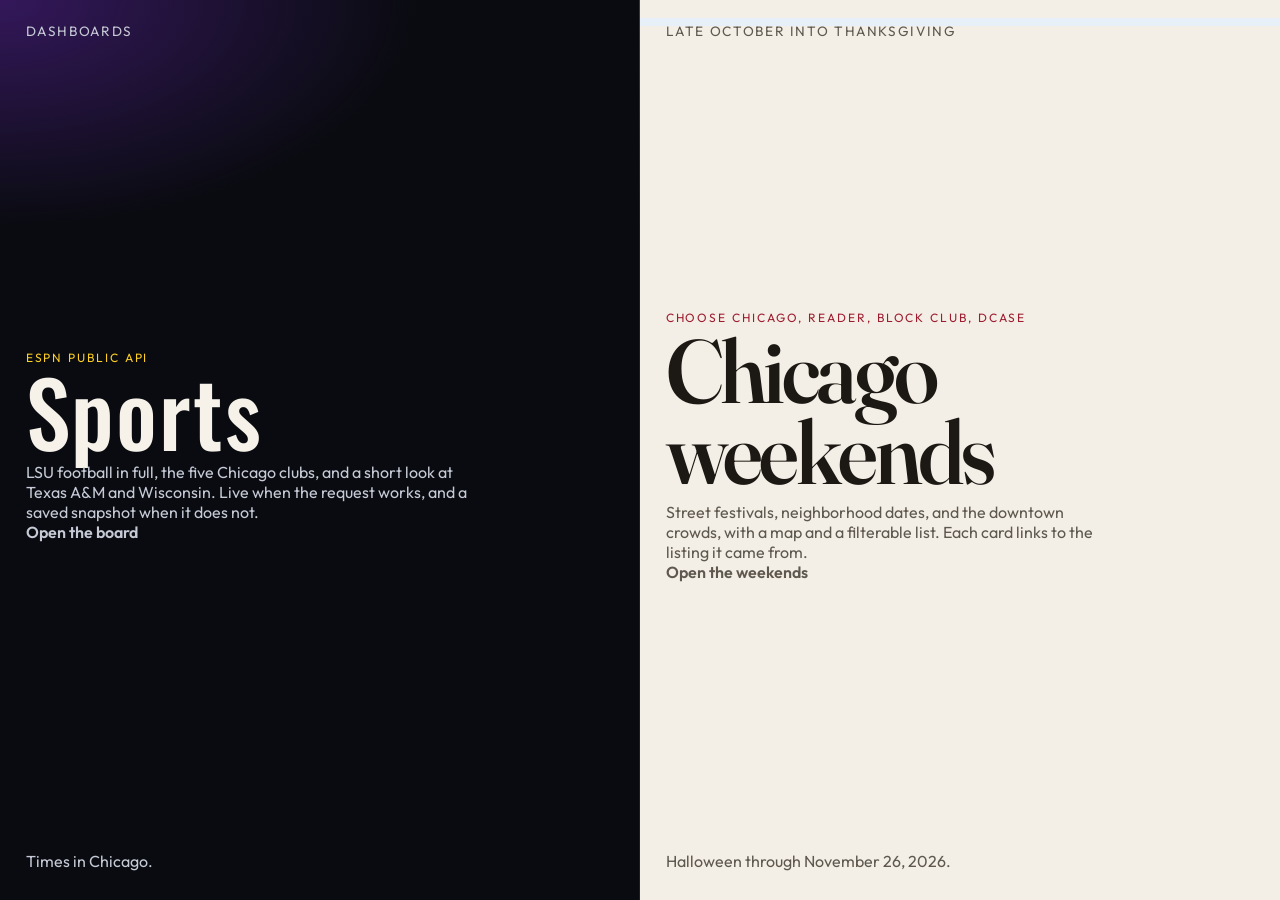
<file: index.html>
<!DOCTYPE html>
<html lang="en">
<head>
  <meta charset="utf-8">
  <meta name="viewport" content="width=device-width, initial-scale=1">
  <title>Dashboards</title>
  <meta name="description" content="Two public dashboards: live sports scores and a sourced map of Chicago weekends.">
  <link rel="icon" href="favicon.svg" type="image/svg+xml">
  <link rel="preconnect" href="https://fonts.googleapis.com">
  <link rel="preconnect" href="https://fonts.gstatic.com" crossorigin>
  <link href="https://fonts.googleapis.com/css2?family=Figtree:wght@400;600&family=Fraunces:opsz,wght@9..144,560&family=Oswald:wght@500&family=Outfit:wght@400;600&display=swap" rel="stylesheet">
  <link rel="stylesheet" href="css/home.css">
</head>
<body>
  <div class="split">
    <a class="panel sports" href="sports.html">
      <p class="top-link">Dashboards</p>
      <div>
        <p class="kicker">ESPN public API</p>
        <h1>Sports</h1>
        <p>LSU football in full, the five Chicago clubs, and a short look at Texas A&amp;M and Wisconsin. Live when the request works, and a saved snapshot when it does not.</p>
        <p class="go">Open the board</p>
      </div>
      <p>Times in Chicago.</p>
    </a>
    <a class="panel city" href="chicago.html">
      <p class="top-link">Late October into Thanksgiving</p>
      <div>
        <p class="kicker">Choose Chicago, Reader, Block Club, DCASE</p>
        <h1>Chicago weekends</h1>
        <p>Street festivals, neighborhood dates, and the downtown crowds, with a map and a filterable list. Each card links to the listing it came from.</p>
        <p class="go">Open the weekends</p>
      </div>
      <p>Halloween through November 26, 2026.</p>
    </a>
  </div>
</body>
</html>
</file>
<file: css/home.css>
:root { color-scheme: dark; }
* { box-sizing: border-box; }
html, body { margin: 0; height: 100%; }
body {
  min-height: 100vh;
  font-family: Outfit, "Segoe UI", sans-serif;
  background: #090b10;
  color: #f6f2ea;
}
.split { display: grid; grid-template-columns: 1fr 1fr; min-height: 100vh; }
.panel {
  display: flex; flex-direction: column; justify-content: space-between;
  padding: 1.4rem 1.6rem 1.8rem; text-decoration: none; color: inherit; min-height: 100vh;
}
.panel:focus-visible { outline: 3px solid #fdd023; outline-offset: -6px; }
.sports {
  background:
    radial-gradient(700px 380px at 0% 0%, rgba(70, 29, 123, 0.7), transparent 60%),
    #090b10;
  border-right: 1px solid rgba(255, 255, 255, 0.08);
}
.city {
  background:
    linear-gradient(#e7f0f8, #e7f0f8) 0 18px / 100% 8px no-repeat,
    #f4efe6;
  color: #1c1915;
}
.kicker { letter-spacing: 0.16em; text-transform: uppercase; font-size: 0.75rem; margin: 0; }
.sports .kicker { color: #fdd023; }
.city .kicker { color: #9d1c2f; }
h1 {
  font-size: clamp(3.2rem, 7vw, 6.5rem); line-height: 0.9; margin: 0.4rem 0 0.6rem; font-weight: 500;
}
.sports h1 { font-family: Oswald, Impact, sans-serif; letter-spacing: 0.02em; }
.city h1 { font-family: Fraunces, Georgia, serif; font-weight: 560; letter-spacing: -0.04em; }
.panel p { max-width: 28rem; margin: 0; }
.sports p { color: #c5cad6; }
.city p { color: #5e584f; }
.go { margin-top: 1.4rem; font-weight: 600; }
.top-link { font-size: 0.85rem; letter-spacing: 0.12em; text-transform: uppercase; }
@media (max-width: 800px) {
  .split { grid-template-columns: 1fr; }
  .panel { min-height: 70vh; }
}
</file>
